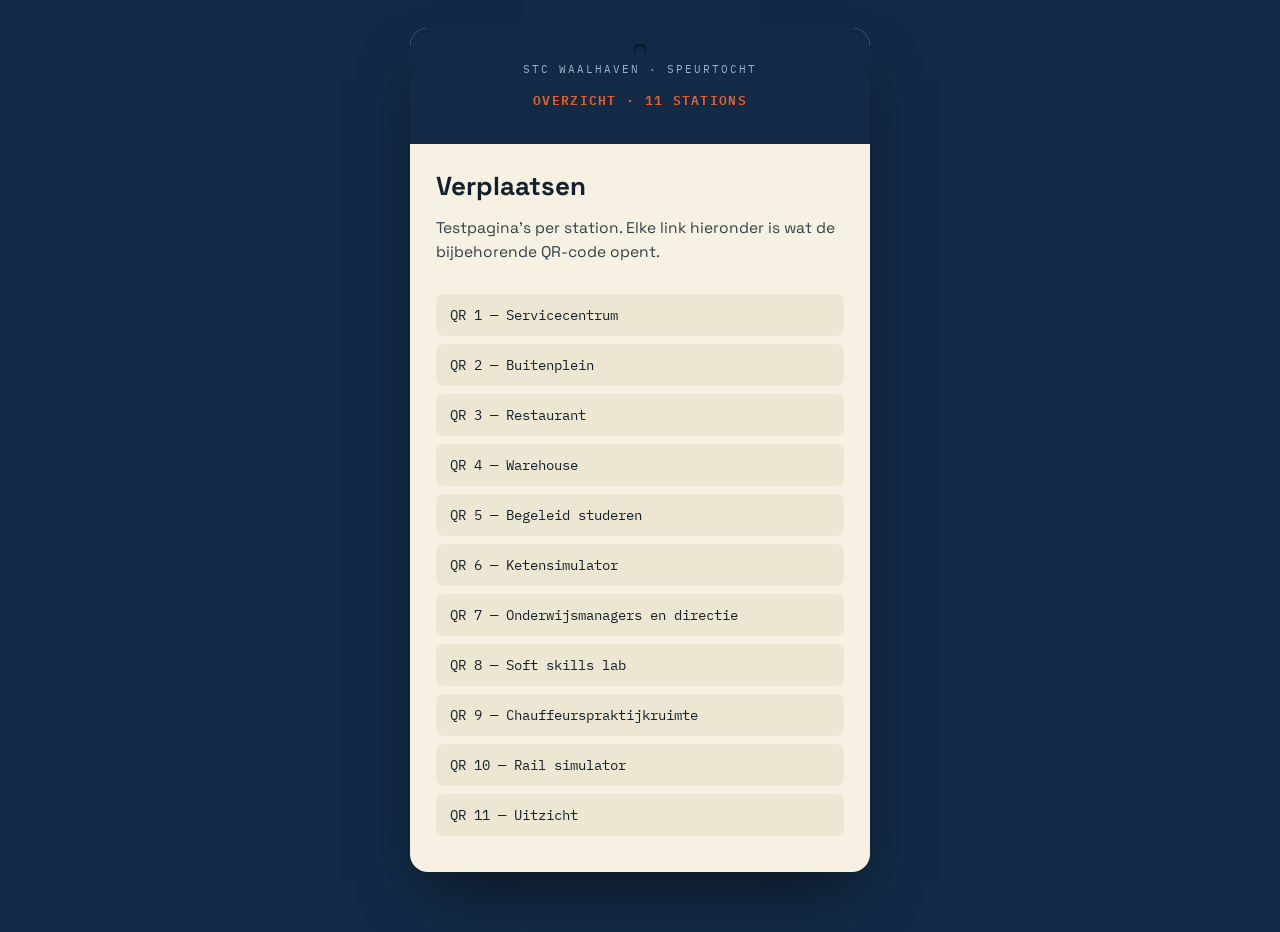
<file: index.html>
<!DOCTYPE html>
<html lang="nl">
<head>
<meta charset="UTF-8">
<meta name="viewport" content="width=device-width, initial-scale=1.0">
<title>QR-speurtocht STC Waalhaven</title>
<link rel="stylesheet" href="style.css">
<style>
  .tag{max-width:460px;}
  ul{list-style:none;padding:0 26px 28px;margin:0;}
  li{margin-bottom:8px;}
  a{
    display:block;
    font-family:'IBM Plex Mono', monospace;
    font-size:14px;
    color:var(--ink);
    text-decoration:none;
    background:var(--paper-dark);
    padding:12px 14px;
    border-radius:8px;
  }
  a:hover{background:var(--orange); color:var(--paper);}
</style>
</head>
<body>
  <div class="tag">
    <div class="tag-top">
      <p class="eyebrow">STC Waalhaven &middot; Speurtocht</p>
      <p class="counter">OVERZICHT &middot; 11 STATIONS</p>
    </div>
    <div class="tag-body" style="padding-bottom:8px;">
      <h1>Verplaatsen</h1>
      <p class="desc">Testpagina&#39;s per station. Elke link hieronder is wat de bijbehorende QR-code opent.</p>
    </div>
    <ul>
      <li><a href="qr-01.html">QR 1 &mdash; Servicecentrum</a></li>
      <li><a href="qr-02.html">QR 2 &mdash; Buitenplein</a></li>
      <li><a href="qr-03.html">QR 3 &mdash; Restaurant</a></li>
      <li><a href="qr-04.html">QR 4 &mdash; Warehouse</a></li>
      <li><a href="qr-05.html">QR 5 &mdash; Begeleid studeren</a></li>
      <li><a href="qr-06.html">QR 6 &mdash; Ketensimulator</a></li>
      <li><a href="qr-07.html">QR 7 &mdash; Onderwijsmanagers en directie</a></li>
      <li><a href="qr-08.html">QR 8 &mdash; Soft skills lab</a></li>
      <li><a href="qr-09.html">QR 9 &mdash; Chauffeurspraktijkruimte</a></li>
      <li><a href="qr-10.html">QR 10 &mdash; Rail simulator</a></li>
      <li><a href="qr-11.html">QR 11 &mdash; Uitzicht</a></li>
    </ul>
  </div>
</body>
</html>
</file>
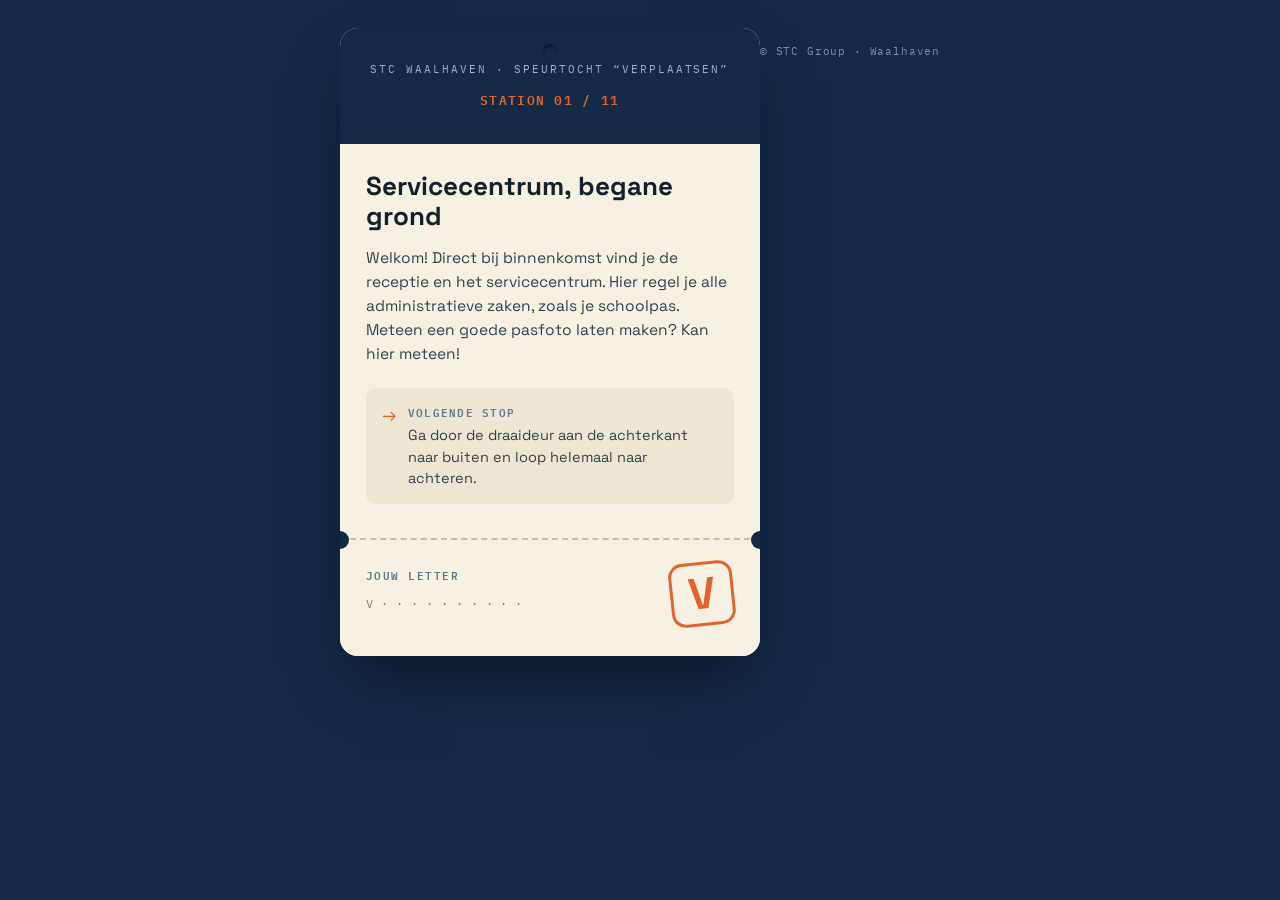
<file: qr-01.html>
<!DOCTYPE html>
<html lang="nl">
<head>
<meta charset="UTF-8">
<meta name="viewport" content="width=device-width, initial-scale=1.0">
<title>QR 1 — Servicecentrum, begane grond | STC Waalhaven</title>
<link rel="stylesheet" href="style.css">
</head>
<body>
  <div class="tag">
    <div class="tag-top">
      <p class="eyebrow">STC Waalhaven · Speurtocht “Verplaatsen”</p>
      <p class="counter">STATION 01 / 11</p>
    </div>
    <div class="tag-body">
      <h1>Servicecentrum, begane grond</h1>
      <p class="desc">Welkom! Direct bij binnenkomst vind je de receptie en het servicecentrum. Hier regel je alle administratieve zaken, zoals je schoolpas. Meteen een goede pasfoto laten maken? Kan hier meteen!</p>
      <div class="route">
        <span class="arrow">&#8594;</span>
        <div>
          <p class="route-label">Volgende stop</p>
          <p class="route-text">Ga door de draaideur aan de achterkant naar buiten en loop helemaal naar achteren.</p>
        </div>
      </div>
    </div>
    <div class="tear"></div>
    <div class="stub">
      <div>
        <p class="stub-label">Jouw letter</p>
        <p class="stub-word">V · · · · · · · · · ·</p>
      </div>
      <div class="letter-stamp">V</div>
    </div>
  </div>
  <footer>&copy; STC Group &middot; Waalhaven</footer>
</body>
</html>
</file>
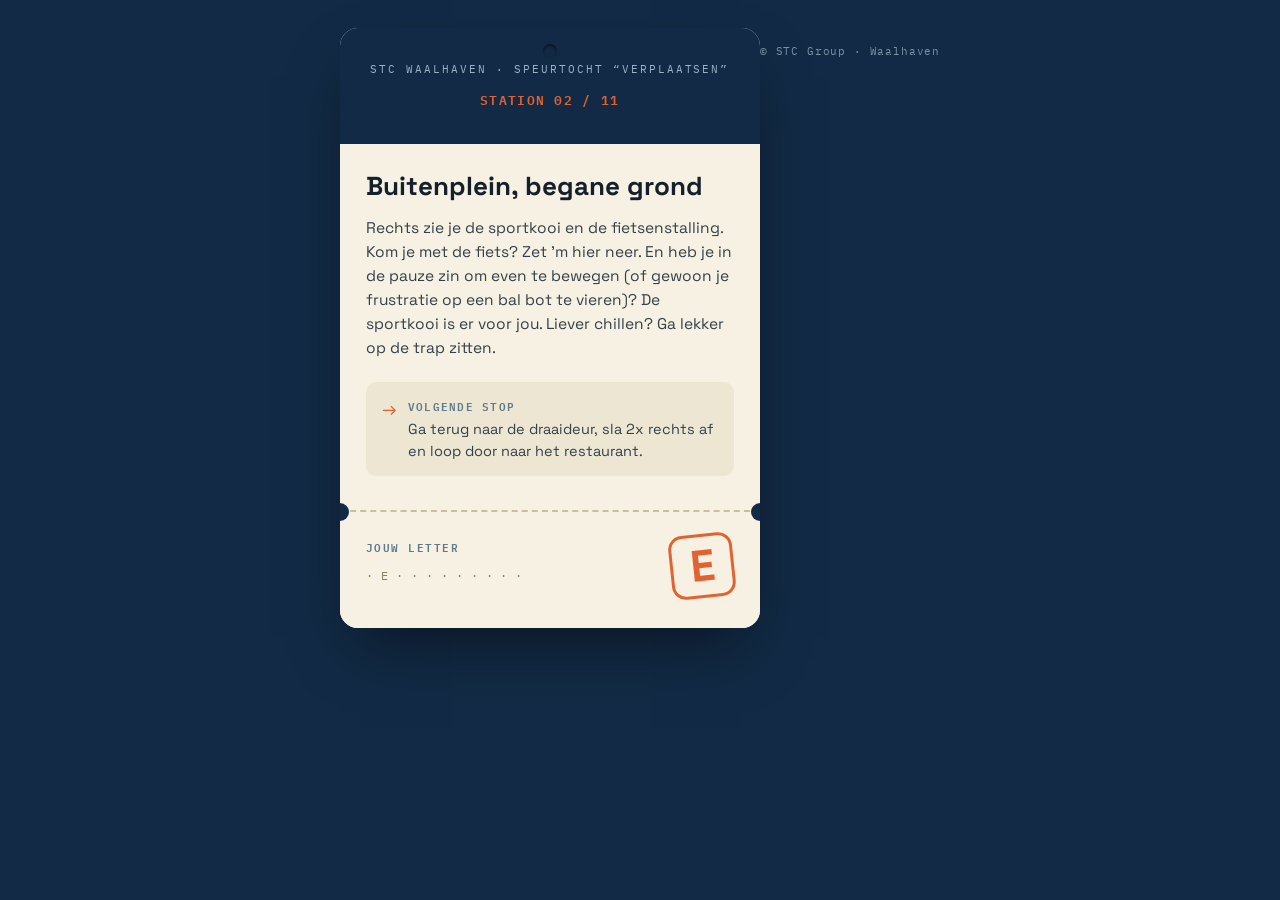
<file: qr-02.html>
<!DOCTYPE html>
<html lang="nl">
<head>
<meta charset="UTF-8">
<meta name="viewport" content="width=device-width, initial-scale=1.0">
<title>QR 2 — Buitenplein, begane grond | STC Waalhaven</title>
<link rel="stylesheet" href="style.css">
</head>
<body>
  <div class="tag">
    <div class="tag-top">
      <p class="eyebrow">STC Waalhaven · Speurtocht “Verplaatsen”</p>
      <p class="counter">STATION 02 / 11</p>
    </div>
    <div class="tag-body">
      <h1>Buitenplein, begane grond</h1>
      <p class="desc">Rechts zie je de sportkooi en de fietsenstalling. Kom je met de fiets? Zet &#x27;m hier neer. En heb je in de pauze zin om even te bewegen (of gewoon je frustratie op een bal bot te vieren)? De sportkooi is er voor jou. Liever chillen? Ga lekker op de trap zitten.</p>
      <div class="route">
        <span class="arrow">&#8594;</span>
        <div>
          <p class="route-label">Volgende stop</p>
          <p class="route-text">Ga terug naar de draaideur, sla 2x rechts af en loop door naar het restaurant.</p>
        </div>
      </div>
    </div>
    <div class="tear"></div>
    <div class="stub">
      <div>
        <p class="stub-label">Jouw letter</p>
        <p class="stub-word">· E · · · · · · · · ·</p>
      </div>
      <div class="letter-stamp">E</div>
    </div>
  </div>
  <footer>&copy; STC Group &middot; Waalhaven</footer>
</body>
</html>
</file>
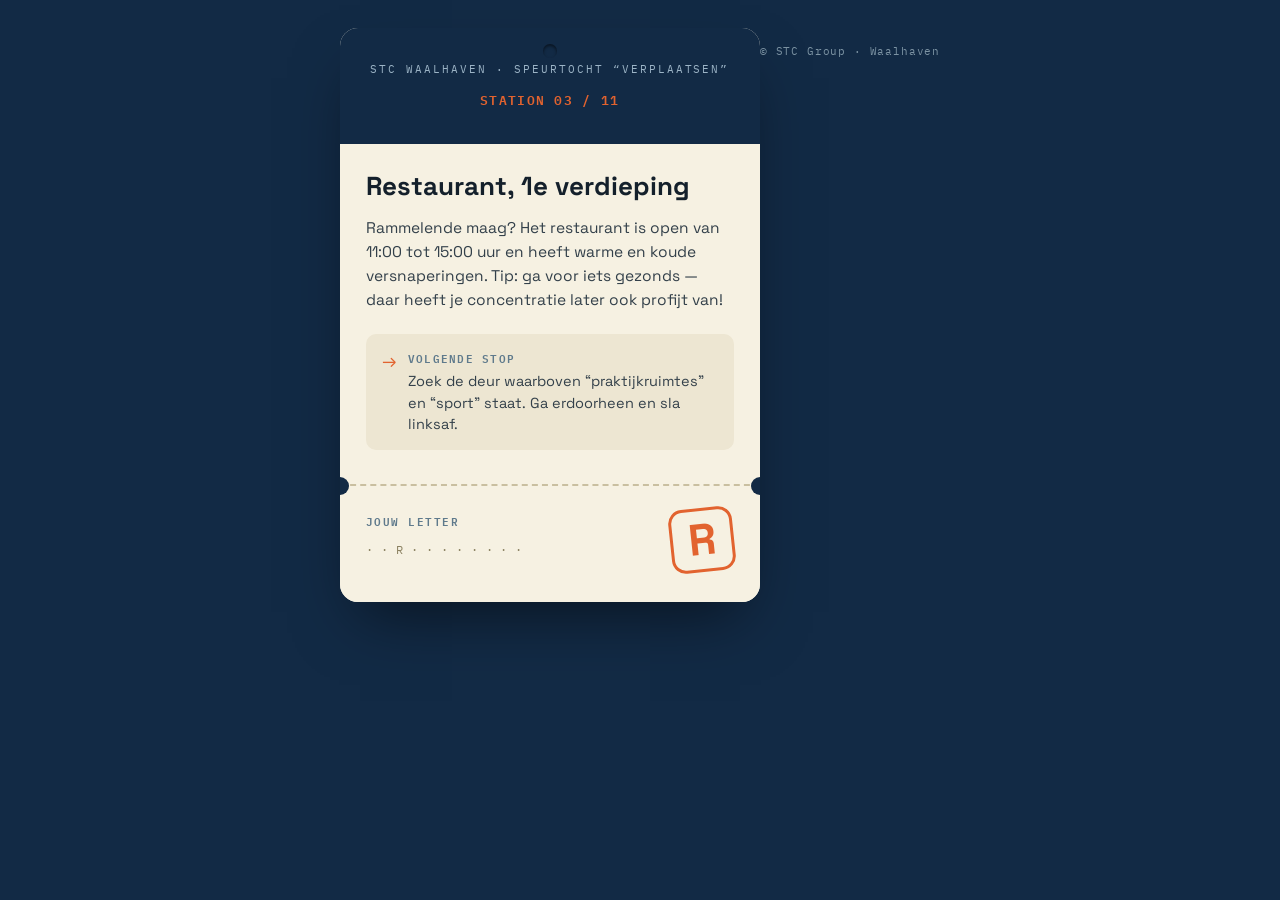
<file: qr-03.html>
<!DOCTYPE html>
<html lang="nl">
<head>
<meta charset="UTF-8">
<meta name="viewport" content="width=device-width, initial-scale=1.0">
<title>QR 3 — Restaurant, 1e verdieping | STC Waalhaven</title>
<link rel="stylesheet" href="style.css">
</head>
<body>
  <div class="tag">
    <div class="tag-top">
      <p class="eyebrow">STC Waalhaven · Speurtocht “Verplaatsen”</p>
      <p class="counter">STATION 03 / 11</p>
    </div>
    <div class="tag-body">
      <h1>Restaurant, 1e verdieping</h1>
      <p class="desc">Rammelende maag? Het restaurant is open van 11:00 tot 15:00 uur en heeft warme en koude versnaperingen. Tip: ga voor iets gezonds — daar heeft je concentratie later ook profijt van!</p>
      <div class="route">
        <span class="arrow">&#8594;</span>
        <div>
          <p class="route-label">Volgende stop</p>
          <p class="route-text">Zoek de deur waarboven “praktijkruimtes” en “sport” staat. Ga erdoorheen en sla linksaf.</p>
        </div>
      </div>
    </div>
    <div class="tear"></div>
    <div class="stub">
      <div>
        <p class="stub-label">Jouw letter</p>
        <p class="stub-word">· · R · · · · · · · ·</p>
      </div>
      <div class="letter-stamp">R</div>
    </div>
  </div>
  <footer>&copy; STC Group &middot; Waalhaven</footer>
</body>
</html>
</file>
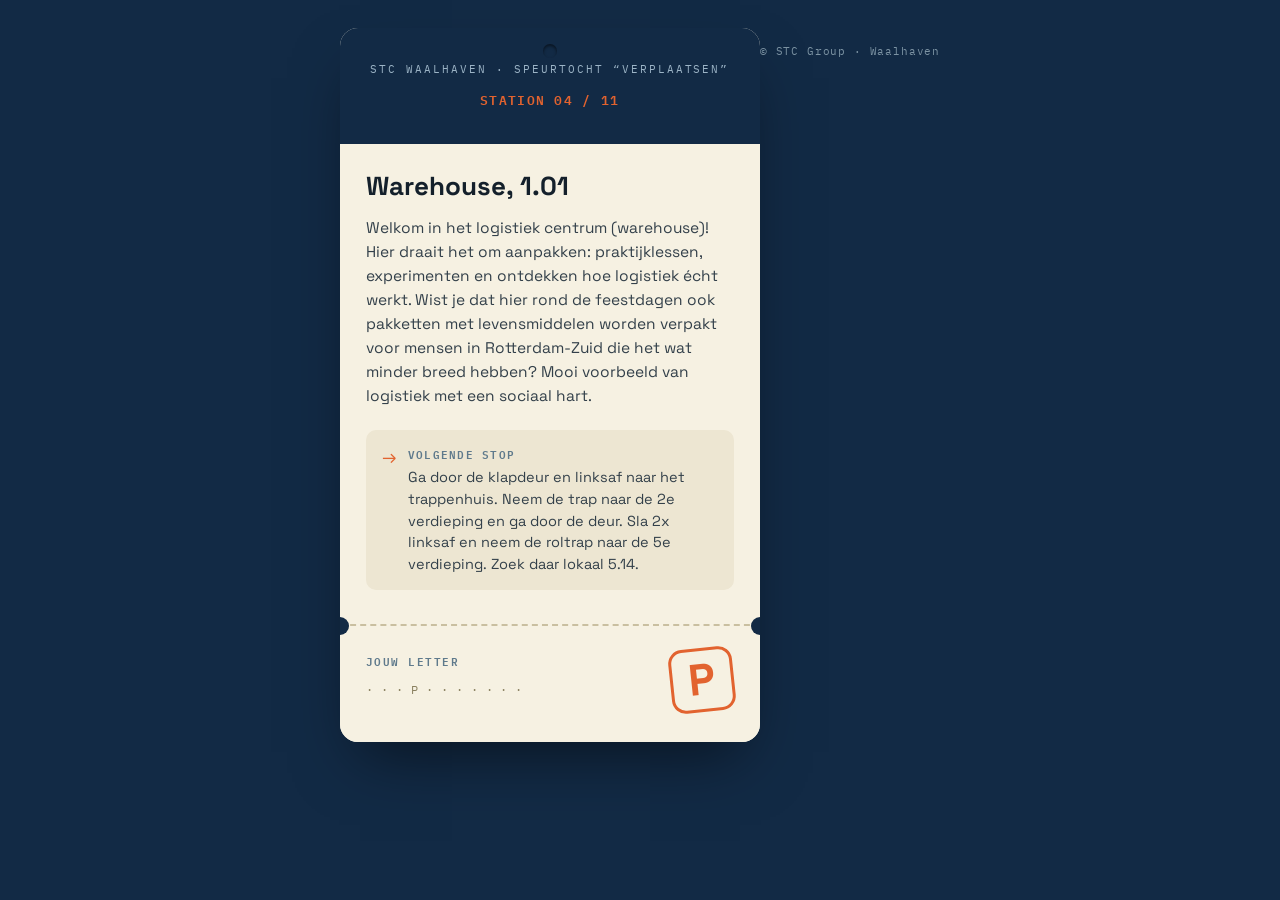
<file: qr-04.html>
<!DOCTYPE html>
<html lang="nl">
<head>
<meta charset="UTF-8">
<meta name="viewport" content="width=device-width, initial-scale=1.0">
<title>QR 4 — Warehouse, 1.01 | STC Waalhaven</title>
<link rel="stylesheet" href="style.css">
</head>
<body>
  <div class="tag">
    <div class="tag-top">
      <p class="eyebrow">STC Waalhaven · Speurtocht “Verplaatsen”</p>
      <p class="counter">STATION 04 / 11</p>
    </div>
    <div class="tag-body">
      <h1>Warehouse, 1.01</h1>
      <p class="desc">Welkom in het logistiek centrum (warehouse)! Hier draait het om aanpakken: praktijklessen, experimenten en ontdekken hoe logistiek écht werkt. Wist je dat hier rond de feestdagen ook pakketten met levensmiddelen worden verpakt voor mensen in Rotterdam-Zuid die het wat minder breed hebben? Mooi voorbeeld van logistiek met een sociaal hart.</p>
      <div class="route">
        <span class="arrow">&#8594;</span>
        <div>
          <p class="route-label">Volgende stop</p>
          <p class="route-text">Ga door de klapdeur en linksaf naar het trappenhuis. Neem de trap naar de 2e verdieping en ga door de deur. Sla 2x linksaf en neem de roltrap naar de 5e verdieping. Zoek daar lokaal 5.14.</p>
        </div>
      </div>
    </div>
    <div class="tear"></div>
    <div class="stub">
      <div>
        <p class="stub-label">Jouw letter</p>
        <p class="stub-word">· · · P · · · · · · ·</p>
      </div>
      <div class="letter-stamp">P</div>
    </div>
  </div>
  <footer>&copy; STC Group &middot; Waalhaven</footer>
</body>
</html>
</file>
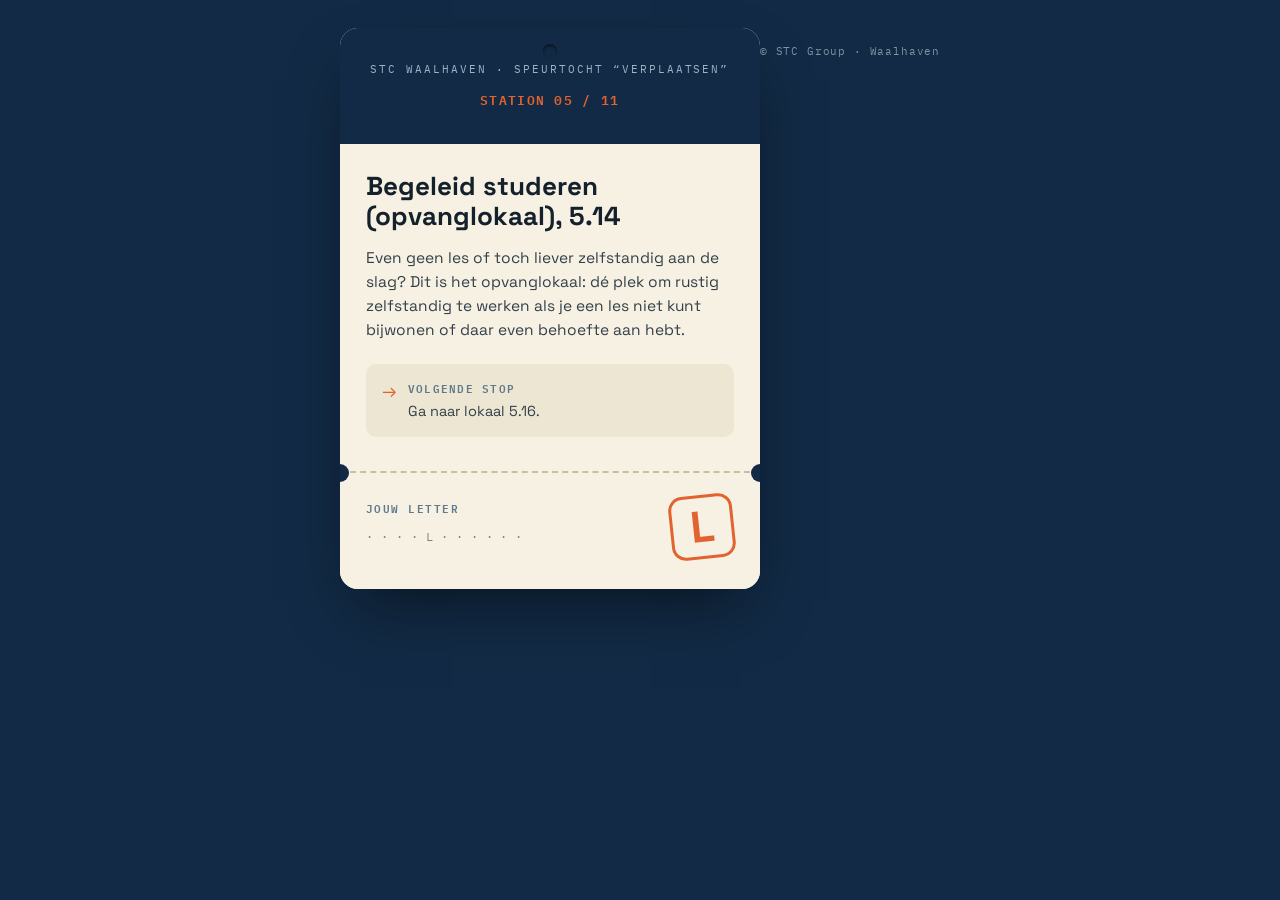
<file: qr-05.html>
<!DOCTYPE html>
<html lang="nl">
<head>
<meta charset="UTF-8">
<meta name="viewport" content="width=device-width, initial-scale=1.0">
<title>QR 5 — Begeleid studeren (opvanglokaal), 5.14 | STC Waalhaven</title>
<link rel="stylesheet" href="style.css">
</head>
<body>
  <div class="tag">
    <div class="tag-top">
      <p class="eyebrow">STC Waalhaven · Speurtocht “Verplaatsen”</p>
      <p class="counter">STATION 05 / 11</p>
    </div>
    <div class="tag-body">
      <h1>Begeleid studeren (opvanglokaal), 5.14</h1>
      <p class="desc">Even geen les of toch liever zelfstandig aan de slag? Dit is het opvanglokaal: dé plek om rustig zelfstandig te werken als je een les niet kunt bijwonen of daar even behoefte aan hebt.</p>
      <div class="route">
        <span class="arrow">&#8594;</span>
        <div>
          <p class="route-label">Volgende stop</p>
          <p class="route-text">Ga naar lokaal 5.16.</p>
        </div>
      </div>
    </div>
    <div class="tear"></div>
    <div class="stub">
      <div>
        <p class="stub-label">Jouw letter</p>
        <p class="stub-word">· · · · L · · · · · ·</p>
      </div>
      <div class="letter-stamp">L</div>
    </div>
  </div>
  <footer>&copy; STC Group &middot; Waalhaven</footer>
</body>
</html>
</file>
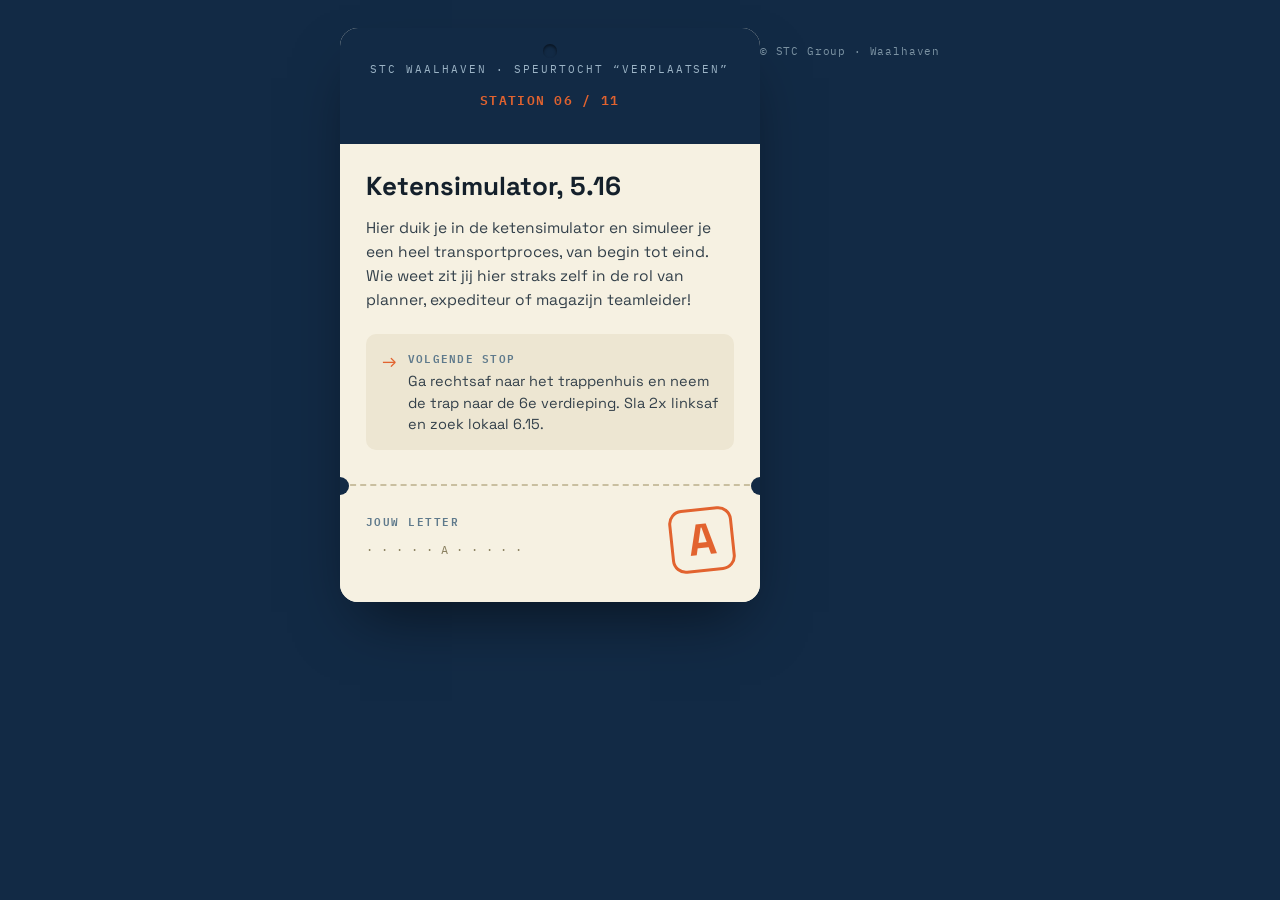
<file: qr-06.html>
<!DOCTYPE html>
<html lang="nl">
<head>
<meta charset="UTF-8">
<meta name="viewport" content="width=device-width, initial-scale=1.0">
<title>QR 6 — Ketensimulator, 5.16 | STC Waalhaven</title>
<link rel="stylesheet" href="style.css">
</head>
<body>
  <div class="tag">
    <div class="tag-top">
      <p class="eyebrow">STC Waalhaven · Speurtocht “Verplaatsen”</p>
      <p class="counter">STATION 06 / 11</p>
    </div>
    <div class="tag-body">
      <h1>Ketensimulator, 5.16</h1>
      <p class="desc">Hier duik je in de ketensimulator en simuleer je een heel transportproces, van begin tot eind. Wie weet zit jij hier straks zelf in de rol van planner, expediteur of magazijn teamleider!</p>
      <div class="route">
        <span class="arrow">&#8594;</span>
        <div>
          <p class="route-label">Volgende stop</p>
          <p class="route-text">Ga rechtsaf naar het trappenhuis en neem de trap naar de 6e verdieping. Sla 2x linksaf en zoek lokaal 6.15.</p>
        </div>
      </div>
    </div>
    <div class="tear"></div>
    <div class="stub">
      <div>
        <p class="stub-label">Jouw letter</p>
        <p class="stub-word">· · · · · A · · · · ·</p>
      </div>
      <div class="letter-stamp">A</div>
    </div>
  </div>
  <footer>&copy; STC Group &middot; Waalhaven</footer>
</body>
</html>
</file>
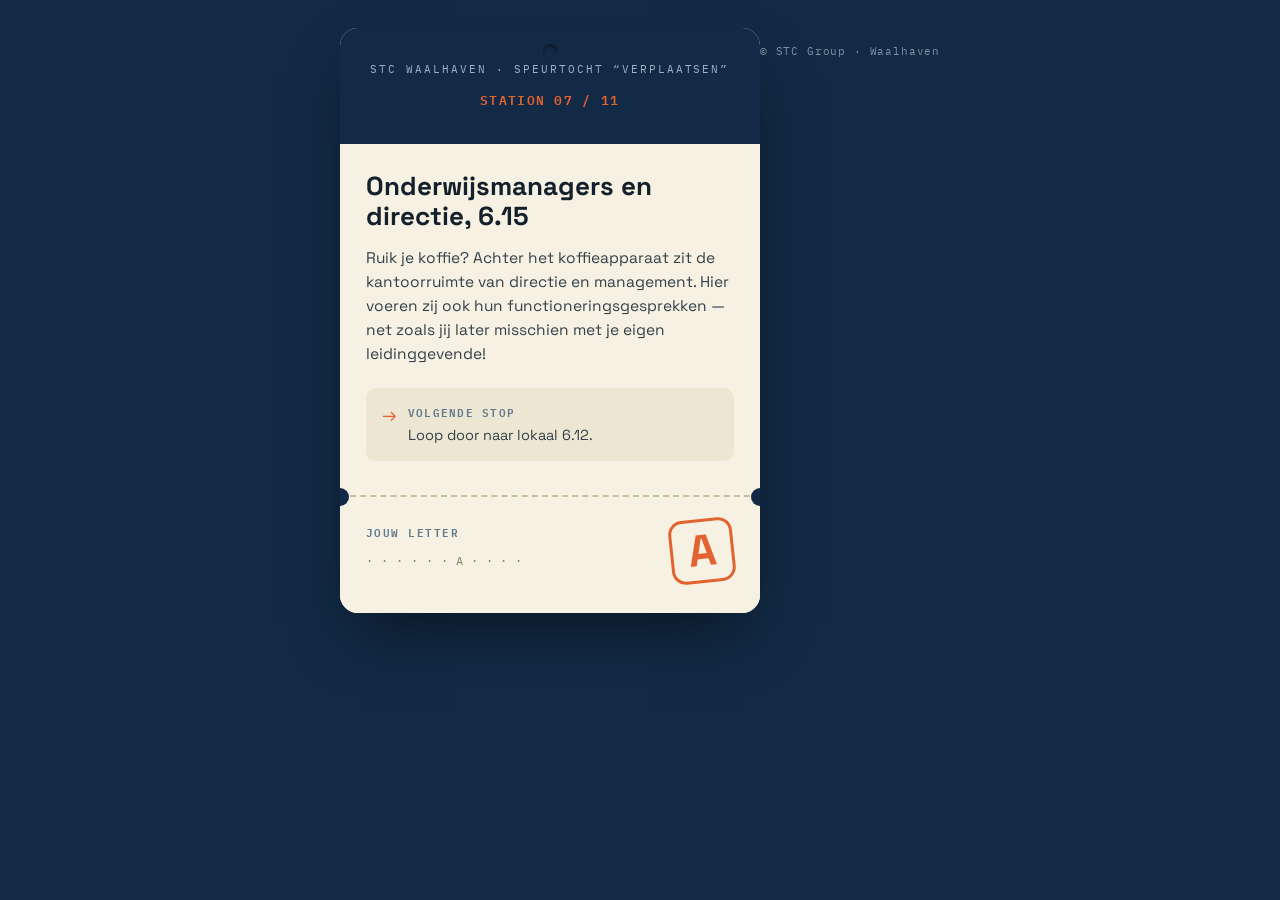
<file: qr-07.html>
<!DOCTYPE html>
<html lang="nl">
<head>
<meta charset="UTF-8">
<meta name="viewport" content="width=device-width, initial-scale=1.0">
<title>QR 7 — Onderwijsmanagers en directie, 6.15 | STC Waalhaven</title>
<link rel="stylesheet" href="style.css">
</head>
<body>
  <div class="tag">
    <div class="tag-top">
      <p class="eyebrow">STC Waalhaven · Speurtocht “Verplaatsen”</p>
      <p class="counter">STATION 07 / 11</p>
    </div>
    <div class="tag-body">
      <h1>Onderwijsmanagers en directie, 6.15</h1>
      <p class="desc">Ruik je koffie? Achter het koffieapparaat zit de kantoorruimte van directie en management. Hier voeren zij ook hun functioneringsgesprekken — net zoals jij later misschien met je eigen leidinggevende!</p>
      <div class="route">
        <span class="arrow">&#8594;</span>
        <div>
          <p class="route-label">Volgende stop</p>
          <p class="route-text">Loop door naar lokaal 6.12.</p>
        </div>
      </div>
    </div>
    <div class="tear"></div>
    <div class="stub">
      <div>
        <p class="stub-label">Jouw letter</p>
        <p class="stub-word">· · · · · · A · · · ·</p>
      </div>
      <div class="letter-stamp">A</div>
    </div>
  </div>
  <footer>&copy; STC Group &middot; Waalhaven</footer>
</body>
</html>
</file>
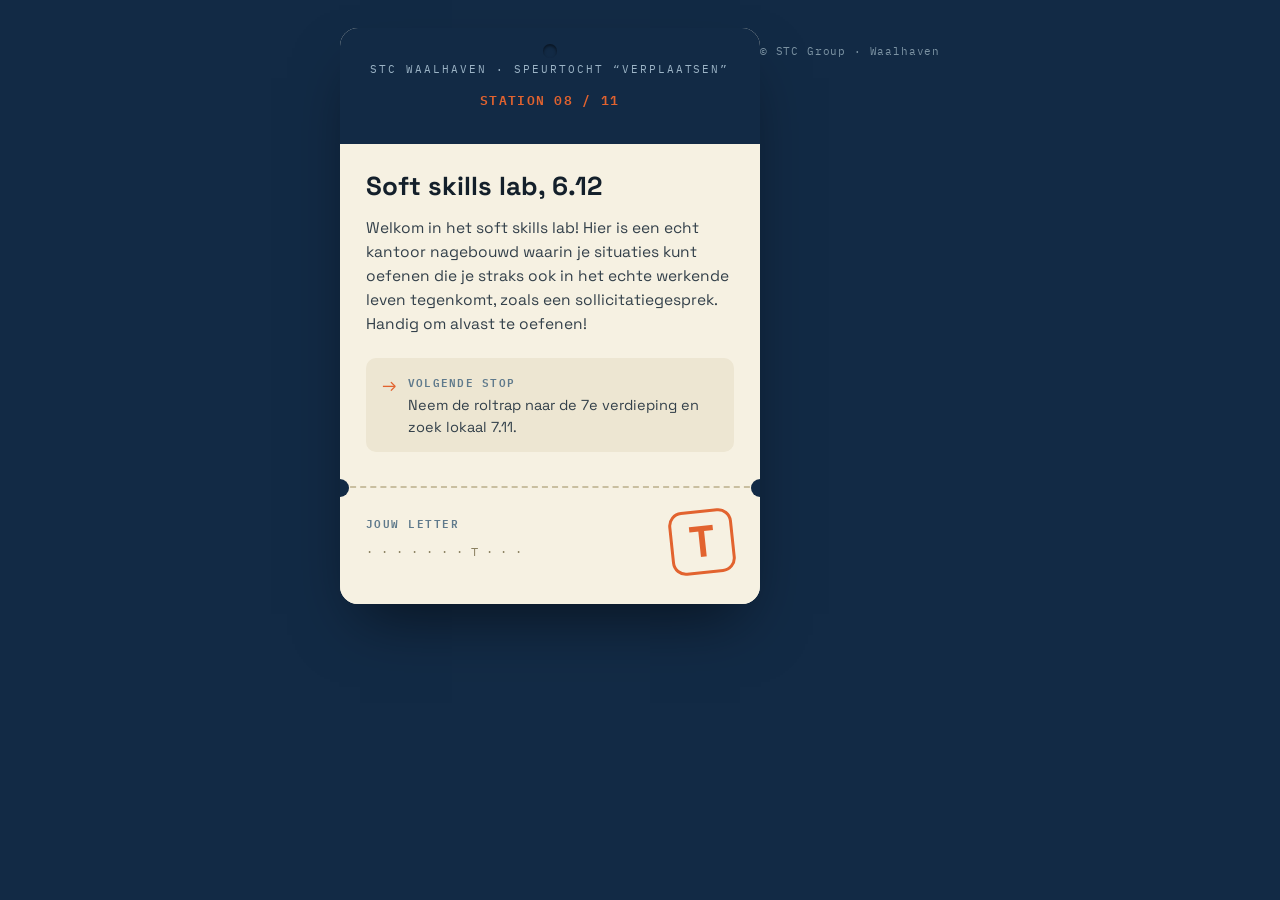
<file: qr-08.html>
<!DOCTYPE html>
<html lang="nl">
<head>
<meta charset="UTF-8">
<meta name="viewport" content="width=device-width, initial-scale=1.0">
<title>QR 8 — Soft skills lab, 6.12 | STC Waalhaven</title>
<link rel="stylesheet" href="style.css">
</head>
<body>
  <div class="tag">
    <div class="tag-top">
      <p class="eyebrow">STC Waalhaven · Speurtocht “Verplaatsen”</p>
      <p class="counter">STATION 08 / 11</p>
    </div>
    <div class="tag-body">
      <h1>Soft skills lab, 6.12</h1>
      <p class="desc">Welkom in het soft skills lab! Hier is een echt kantoor nagebouwd waarin je situaties kunt oefenen die je straks ook in het echte werkende leven tegenkomt, zoals een sollicitatiegesprek. Handig om alvast te oefenen!</p>
      <div class="route">
        <span class="arrow">&#8594;</span>
        <div>
          <p class="route-label">Volgende stop</p>
          <p class="route-text">Neem de roltrap naar de 7e verdieping en zoek lokaal 7.11.</p>
        </div>
      </div>
    </div>
    <div class="tear"></div>
    <div class="stub">
      <div>
        <p class="stub-label">Jouw letter</p>
        <p class="stub-word">· · · · · · · T · · ·</p>
      </div>
      <div class="letter-stamp">T</div>
    </div>
  </div>
  <footer>&copy; STC Group &middot; Waalhaven</footer>
</body>
</html>
</file>
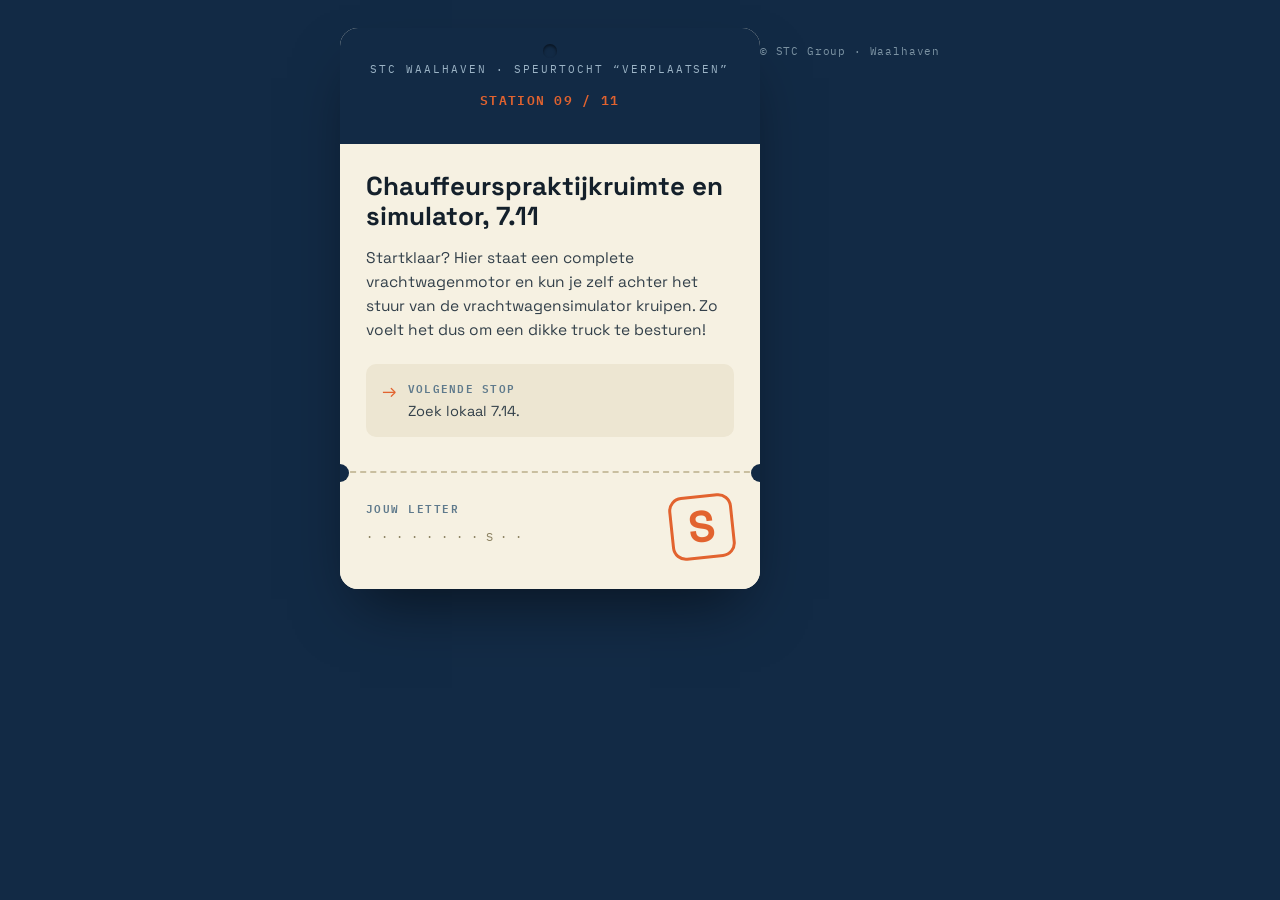
<file: qr-09.html>
<!DOCTYPE html>
<html lang="nl">
<head>
<meta charset="UTF-8">
<meta name="viewport" content="width=device-width, initial-scale=1.0">
<title>QR 9 — Chauffeurspraktijkruimte en simulator, 7.11 | STC Waalhaven</title>
<link rel="stylesheet" href="style.css">
</head>
<body>
  <div class="tag">
    <div class="tag-top">
      <p class="eyebrow">STC Waalhaven · Speurtocht “Verplaatsen”</p>
      <p class="counter">STATION 09 / 11</p>
    </div>
    <div class="tag-body">
      <h1>Chauffeurspraktijkruimte en simulator, 7.11</h1>
      <p class="desc">Startklaar? Hier staat een complete vrachtwagenmotor en kun je zelf achter het stuur van de vrachtwagensimulator kruipen. Zo voelt het dus om een dikke truck te besturen!</p>
      <div class="route">
        <span class="arrow">&#8594;</span>
        <div>
          <p class="route-label">Volgende stop</p>
          <p class="route-text">Zoek lokaal 7.14.</p>
        </div>
      </div>
    </div>
    <div class="tear"></div>
    <div class="stub">
      <div>
        <p class="stub-label">Jouw letter</p>
        <p class="stub-word">· · · · · · · · S · ·</p>
      </div>
      <div class="letter-stamp">S</div>
    </div>
  </div>
  <footer>&copy; STC Group &middot; Waalhaven</footer>
</body>
</html>
</file>
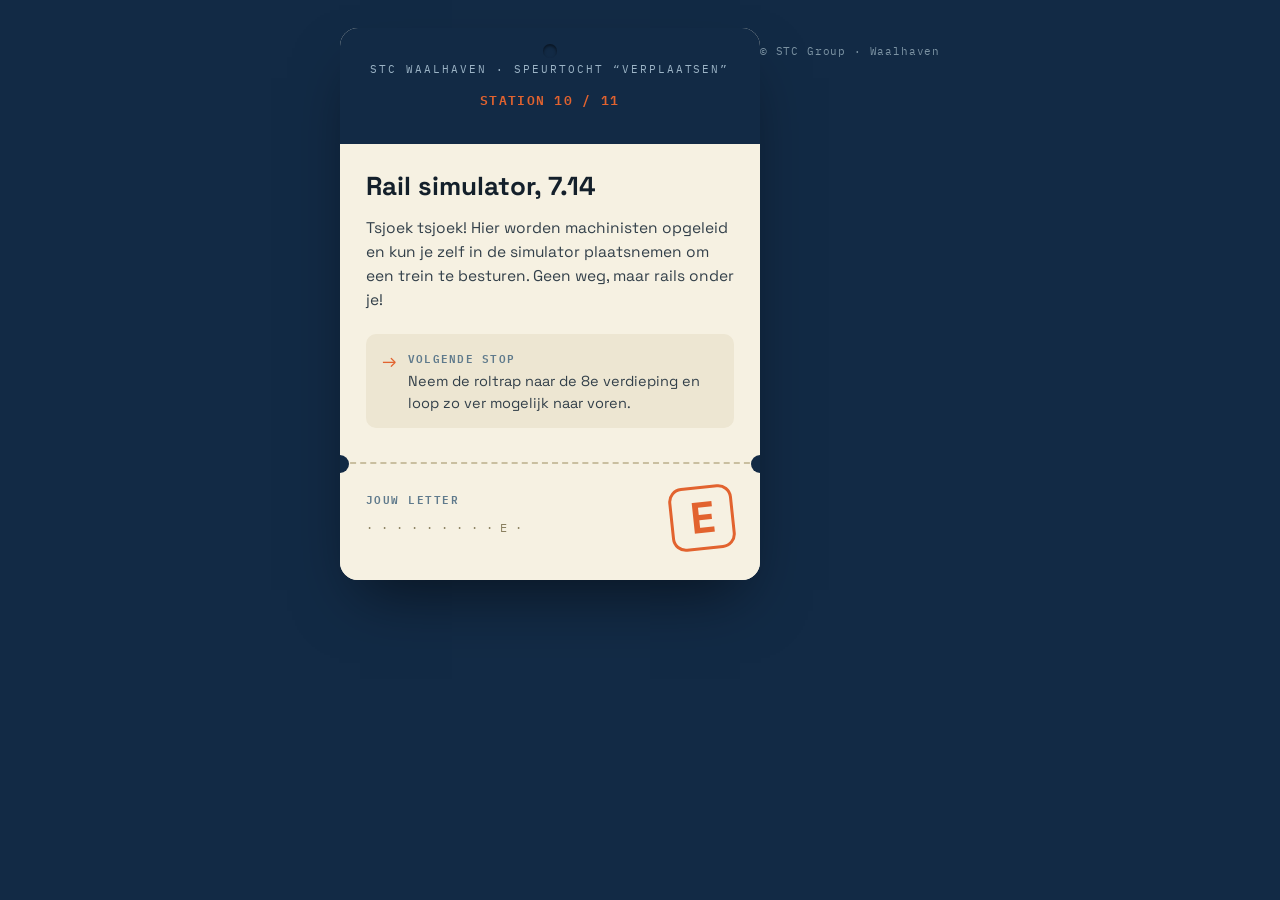
<file: qr-10.html>
<!DOCTYPE html>
<html lang="nl">
<head>
<meta charset="UTF-8">
<meta name="viewport" content="width=device-width, initial-scale=1.0">
<title>QR 10 — Rail simulator, 7.14 | STC Waalhaven</title>
<link rel="stylesheet" href="style.css">
</head>
<body>
  <div class="tag">
    <div class="tag-top">
      <p class="eyebrow">STC Waalhaven · Speurtocht “Verplaatsen”</p>
      <p class="counter">STATION 10 / 11</p>
    </div>
    <div class="tag-body">
      <h1>Rail simulator, 7.14</h1>
      <p class="desc">Tsjoek tsjoek! Hier worden machinisten opgeleid en kun je zelf in de simulator plaatsnemen om een trein te besturen. Geen weg, maar rails onder je!</p>
      <div class="route">
        <span class="arrow">&#8594;</span>
        <div>
          <p class="route-label">Volgende stop</p>
          <p class="route-text">Neem de roltrap naar de 8e verdieping en loop zo ver mogelijk naar voren.</p>
        </div>
      </div>
    </div>
    <div class="tear"></div>
    <div class="stub">
      <div>
        <p class="stub-label">Jouw letter</p>
        <p class="stub-word">· · · · · · · · · E ·</p>
      </div>
      <div class="letter-stamp">E</div>
    </div>
  </div>
  <footer>&copy; STC Group &middot; Waalhaven</footer>
</body>
</html>
</file>
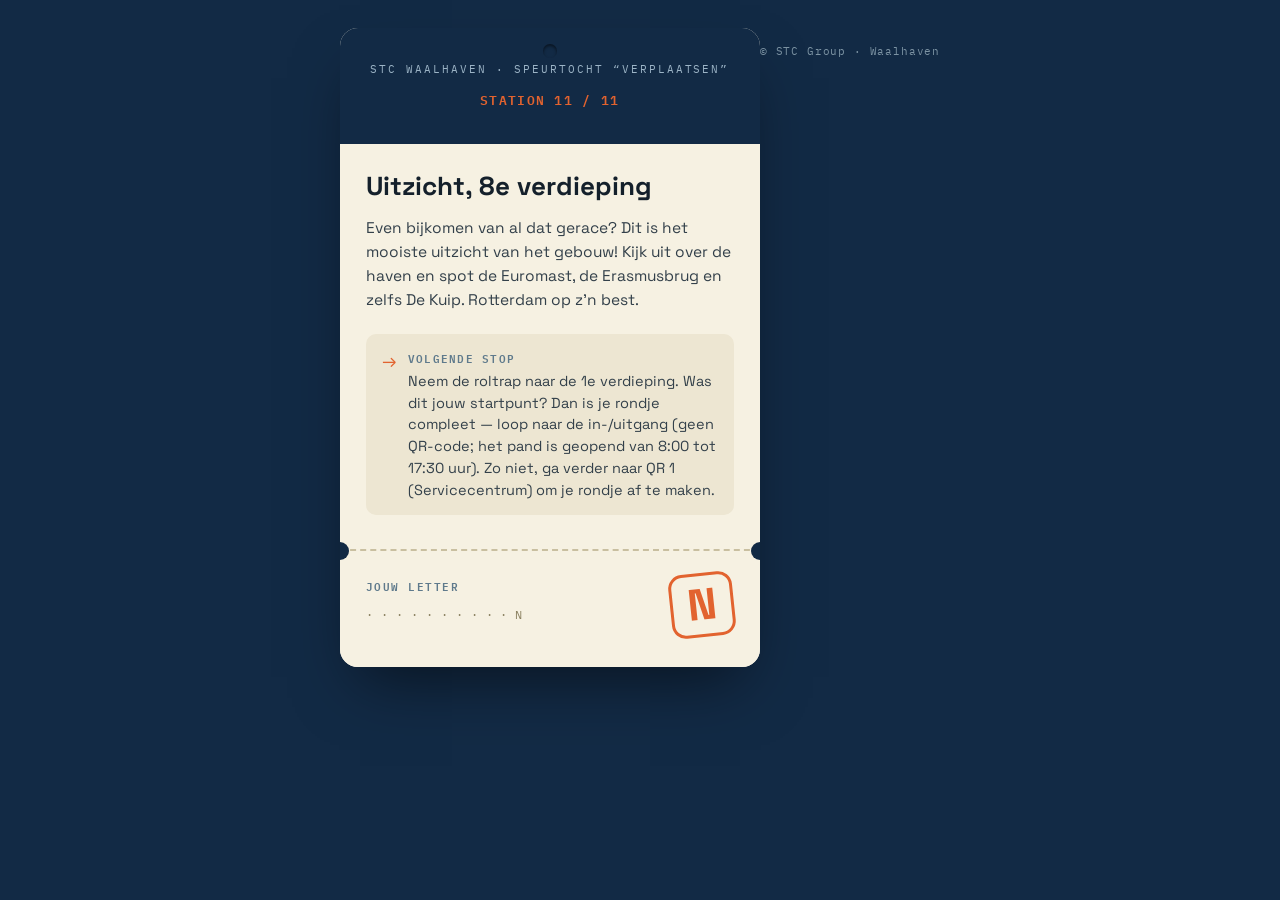
<file: qr-11.html>
<!DOCTYPE html>
<html lang="nl">
<head>
<meta charset="UTF-8">
<meta name="viewport" content="width=device-width, initial-scale=1.0">
<title>QR 11 — Uitzicht, 8e verdieping | STC Waalhaven</title>
<link rel="stylesheet" href="style.css">
</head>
<body>
  <div class="tag">
    <div class="tag-top">
      <p class="eyebrow">STC Waalhaven · Speurtocht “Verplaatsen”</p>
      <p class="counter">STATION 11 / 11</p>
    </div>
    <div class="tag-body">
      <h1>Uitzicht, 8e verdieping</h1>
      <p class="desc">Even bijkomen van al dat gerace? Dit is het mooiste uitzicht van het gebouw! Kijk uit over de haven en spot de Euromast, de Erasmusbrug en zelfs De Kuip. Rotterdam op z&#x27;n best.</p>
      <div class="route">
        <span class="arrow">&#8594;</span>
        <div>
          <p class="route-label">Volgende stop</p>
          <p class="route-text">Neem de roltrap naar de 1e verdieping. Was dit jouw startpunt? Dan is je rondje compleet — loop naar de in-/uitgang (geen QR-code; het pand is geopend van 8:00 tot 17:30 uur). Zo niet, ga verder naar QR 1 (Servicecentrum) om je rondje af te maken.</p>
        </div>
      </div>
    </div>
    <div class="tear"></div>
    <div class="stub">
      <div>
        <p class="stub-label">Jouw letter</p>
        <p class="stub-word">· · · · · · · · · · N</p>
      </div>
      <div class="letter-stamp">N</div>
    </div>
  </div>
  <footer>&copy; STC Group &middot; Waalhaven</footer>
</body>
</html>
</file>
<file: style.css>
@import url('https://fonts.googleapis.com/css2?family=Space+Grotesk:wght@400;500;600;700&family=IBM+Plex+Mono:wght@400;500;600&display=swap');

:root{
  --ink:#14202B;
  --navy:#122A45;
  --paper:#F6F1E2;
  --paper-dark:#EDE6D2;
  --orange:#E2632F;
  --steel:#5F7A8C;
  --line:#C9BFA0;
}

*{box-sizing:border-box;}

html,body{
  margin:0;
  padding:0;
  background:var(--navy);
  color:var(--ink);
  font-family:'Space Grotesk', sans-serif;
  -webkit-font-smoothing:antialiased;
}

body{
  min-height:100vh;
  display:flex;
  align-items:flex-start;
  justify-content:center;
  padding:28px 16px 60px;
}

.tag{
  position:relative;
  width:100%;
  max-width:420px;
  background:var(--paper);
  border-radius:18px;
  overflow:hidden;
  box-shadow:0 30px 60px -20px rgba(0,0,0,0.55);
}

/* hole punch */
.tag::before{
  content:"";
  position:absolute;
  top:16px;
  left:50%;
  transform:translateX(-50%);
  width:14px;
  height:14px;
  border-radius:50%;
  background:var(--navy);
  box-shadow:inset 0 2px 3px rgba(0,0,0,0.5);
  z-index:5;
}

.tag-top{
  background:var(--navy);
  color:var(--paper);
  padding:34px 26px 20px;
  text-align:center;
}

.eyebrow{
  font-family:'IBM Plex Mono', monospace;
  font-size:11px;
  letter-spacing:0.18em;
  text-transform:uppercase;
  color:#9CB4C6;
  margin:0 0 6px;
}

.counter{
  font-family:'IBM Plex Mono', monospace;
  font-size:13px;
  letter-spacing:0.1em;
  color:var(--orange);
  font-weight:600;
}

.tag-body{
  padding:28px 26px 8px;
}

h1{
  font-size:26px;
  line-height:1.15;
  font-weight:700;
  margin:0 0 14px;
  color:var(--ink);
}

.desc{
  font-size:15.5px;
  line-height:1.55;
  color:#33404A;
  margin:0 0 22px;
}

.route{
  display:flex;
  gap:12px;
  align-items:flex-start;
  background:var(--paper-dark);
  border-radius:10px;
  padding:14px 16px;
  margin-bottom:26px;
}

.route .arrow{
  font-size:18px;
  color:var(--orange);
  line-height:1.4;
}

.route-label{
  font-family:'IBM Plex Mono', monospace;
  font-size:10.5px;
  letter-spacing:0.12em;
  text-transform:uppercase;
  color:var(--steel);
  margin:0 0 4px;
  font-weight:600;
}

.route-text{
  font-size:14.5px;
  line-height:1.5;
  color:#33404A;
  margin:0;
}

/* perforation */
.tear{
  position:relative;
  height:0;
  border-top:2px dashed var(--line);
  margin:0 0;
}
.tear::before, .tear::after{
  content:"";
  position:absolute;
  top:-9px;
  width:18px;
  height:18px;
  border-radius:50%;
  background:var(--navy);
}
.tear::before{ left:-9px; }
.tear::after{ right:-9px; }

.stub{
  padding:22px 26px 30px;
  display:flex;
  align-items:center;
  justify-content:space-between;
  background:var(--paper);
}

.stub-label{
  font-family:'IBM Plex Mono', monospace;
  font-size:10.5px;
  letter-spacing:0.14em;
  text-transform:uppercase;
  color:var(--steel);
  margin:0 0 6px;
  font-weight:600;
}

.stub-word{
  font-family:'IBM Plex Mono', monospace;
  font-size:12px;
  color:#8A8060;
  letter-spacing:0.04em;
}

.letter-stamp{
  font-family:'Space Grotesk', sans-serif;
  font-weight:700;
  font-size:44px;
  color:var(--orange);
  border:3px solid var(--orange);
  border-radius:14px;
  width:64px;
  height:64px;
  display:flex;
  align-items:center;
  justify-content:center;
  transform:rotate(-6deg);
}

footer{
  text-align:center;
  margin-top:16px;
  font-family:'IBM Plex Mono', monospace;
  font-size:10.5px;
  color:#7C93A3;
  letter-spacing:0.08em;
}

@media (max-width:380px){
  h1{font-size:22px;}
  .letter-stamp{width:56px;height:56px;font-size:36px;}
}
</file>
